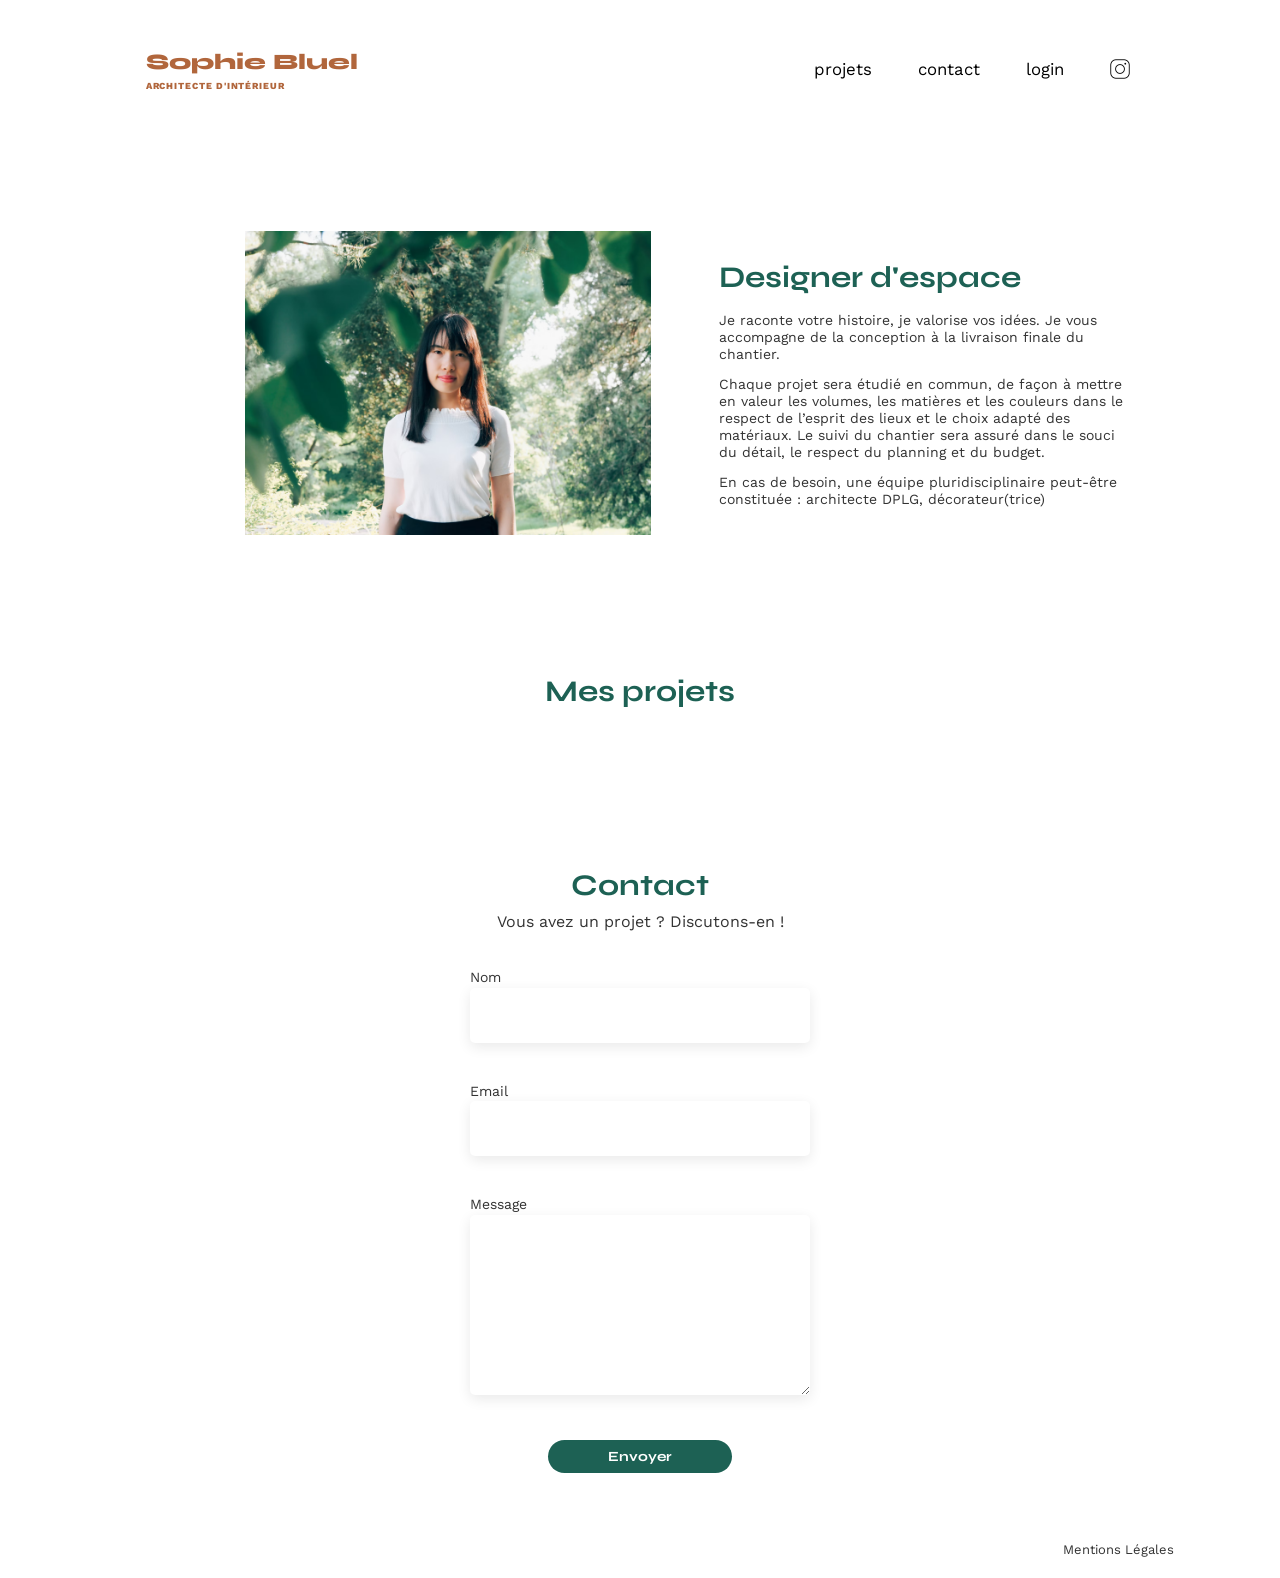
<file: docs/index.html>
<!doctype html>
<html lang="fr">
  <head>
    <meta charset="UTF-8" />
    <title>Sophie Bluel - Architecte d'intérieur</title>
    <meta name="viewport" content="width=device-width, initial-scale=1.0" />
    <link rel="preconnect" href="https://fonts.googleapis.com" />
    <link rel="preconnect" href="https://fonts.gstatic.com" crossorigin />
    <link
      href="https://fonts.googleapis.com/css2?family=Syne:wght@700;800&family=Work+Sans&display=swap"
      rel="stylesheet"
    />
    <meta name="description" content="" />
    <link rel="stylesheet" href="assets/style.css" />
    <link
      rel="stylesheet"
      href="https://cdnjs.cloudflare.com/ajax/libs/font-awesome/6.5.0/css/all.min.css"
    />
  </head>

  <body>
    <div class="banniere-edition">
      <i class="fa-regular fa-pen-to-square"></i>
      <span>Mode édition</span>
    </div>
    <div class="main-container">
      <header>
        <h1>Sophie Bluel <span>ARCHITECTE D'INTÉRIEUR</span></h1>
        <nav>
          <ul>
            <li><a href="index.html">projets</a></li>
            <li><a href="contact.html">contact</a></li>
            <li id="menu-login"><a href="login.html">login</a></li>
            <li><img src="assets/icons/instagram.png" alt="Instagram" /></li>
          </ul>
        </nav>
      </header>

      <main>
        <div id="introduction">
          <figure>
            <img
              src="assets/images/sophie-bluel.png"
              alt="Portrait de Sophie Bluel"
            />
          </figure>
          <article>
            <h2>Designer d'espace</h2>
            <p>
              Je raconte votre histoire, je valorise vos idées. Je vous
              accompagne de la conception à la livraison finale du chantier.
            </p>
            <p>
              Chaque projet sera étudié en commun, de façon à mettre en valeur
              les volumes, les matières et les couleurs dans le respect de
              l’esprit des lieux et le choix adapté des matériaux. Le suivi du
              chantier sera assuré dans le souci du détail, le respect du
              planning et du budget.
            </p>
            <p>
              En cas de besoin, une équipe pluridisciplinaire peut-être
              constituée : architecte DPLG, décorateur(trice)
            </p>
          </article>
        </div>

        <section id="portfolio">
          <div class="entete-portfolio">
            <h2>Mes projets</h2>
            <div class="bouton-modifier">
              <i class="fa-regular fa-pen-to-square"></i>
              <span>modifier</span>
            </div>
          </div>

          <div id="filtres"></div>
          <div id="galerie"></div>
        </section>

        <section id="contact">
          <h2>Contact</h2>
          <p>Vous avez un projet ? Discutons-en !</p>

          <form id="formulaire-contact" action="#" method="post">
            <label for="champ-nom">Nom</label>
            <input type="text" name="name" id="champ-nom" />

            <label for="champ-email">Email</label>
            <input type="email" name="email" id="champ-email" />

            <label for="champ-message">Message</label>
            <textarea
              name="message"
              id="champ-message"
              cols="30"
              rows="10"
            ></textarea>

            <button type="submit">Envoyer</button>
          </form>
        </section>
      </main>

      <footer>
        <nav>
          <ul>
            <li>Mentions Légales</li>
          </ul>
        </nav>
      </footer>

      <!-- 3.1 Fond sombre -->
      <div id="fond-modale" class="cache"></div>

      <!-- 3.1 Modale -->
      <section id="modale" class="cache">
        <div class="contenu-modale">
          <button id="fermer-modale">&times;</button>

          <!-- Vue Galerie -->
          <div id="vue-galerie">
            <h3>Galerie photo</h3>

            <div id="galerie-modale"></div>

            <div class="separateur-modale"></div>

            <button id="bouton-ajouter-photo">Ajouter une photo</button>
          </div>

          <!-- Vue Ajout -->
          <div id="vue-ajout" class="cache">
            <button id="retour-galerie">
              <i class="fa-solid fa-arrow-left"></i>
            </button>
            <h3>Ajout photo</h3>

            <form id="formulaire-ajout-photo">
              <div class="zone-ajout-photo">
                <i class="fa-regular fa-image"></i>
                <p>+ Ajouter photo</p>
                <span>jpg, png : 4mo max</span>
                <input type="file" id="champ-photo" accept="image/*" hidden />
              </div>

              <label for="champ-titre">Titre</label>
              <input type="text" id="champ-titre" placeholder="Titre" />

              <label for="champ-categorie">Catégorie</label>
              <select id="champ-categorie"></select>

              <div class="separateur-modale"></div>
              <button id="bouton-valider-ajout" type="submit" disabled>
                Valider
              </button>
            </form>
          </div>
        </div>
      </section>

      <script src="script.js"></script>
    </div>
  </body>
</html>
</file>
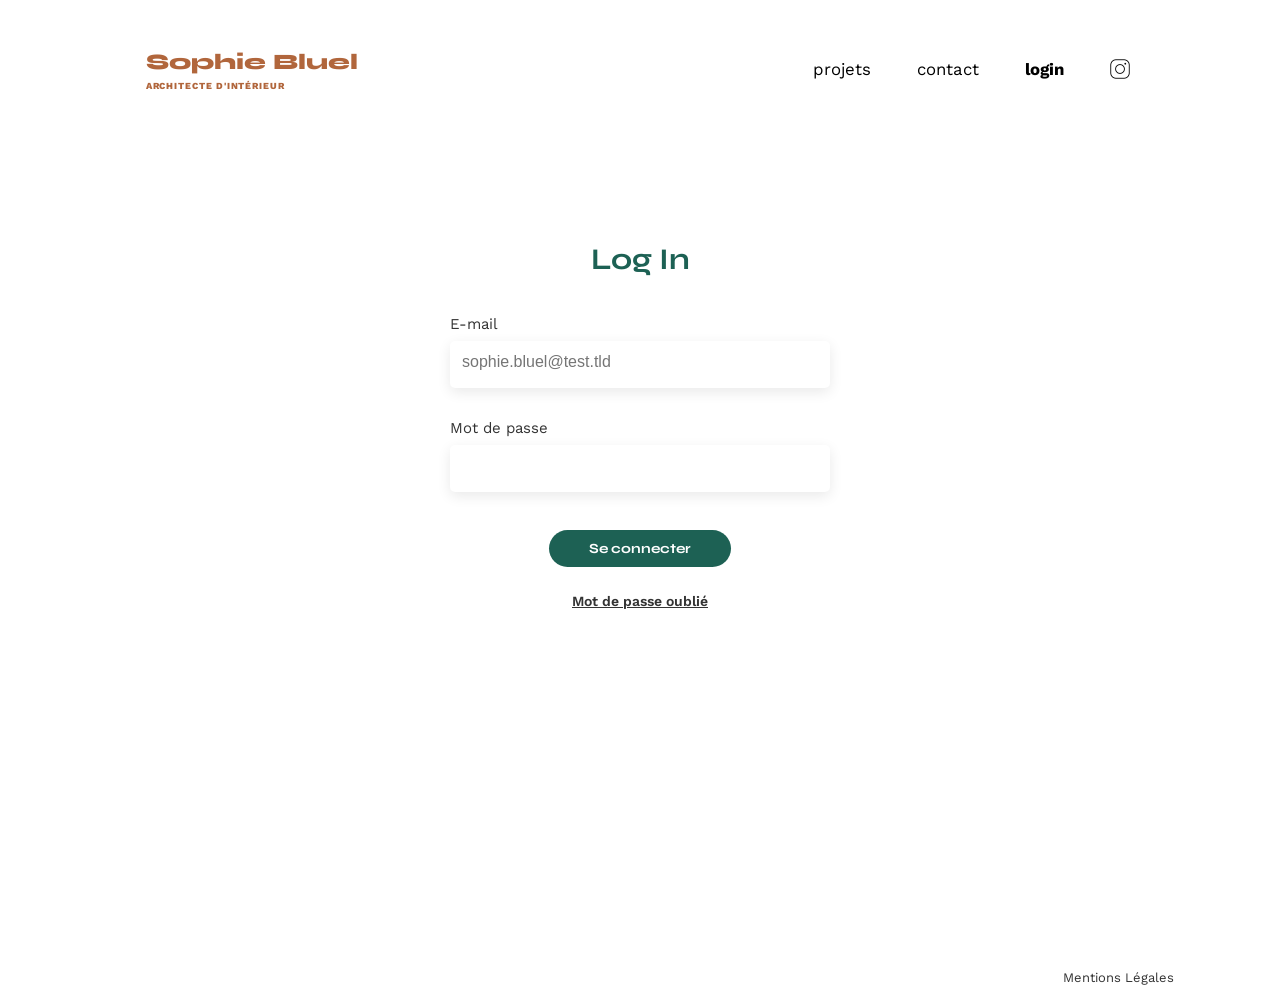
<file: docs/login.html>
<!doctype html>
<html lang="fr">
  <head>
    <meta charset="UTF-8" />
    <title>Connexion - Sophie Bluel</title>
    <meta name="viewport" content="width=device-width, initial-scale=1.0" />
    <link rel="preconnect" href="https://fonts.googleapis.com" />
    <link rel="preconnect" href="https://fonts.gstatic.com" crossorigin />
    <link
      href="https://fonts.googleapis.com/css2?family=Syne:wght@700;800&family=Work+Sans&display=swap"
      rel="stylesheet"
    />
    <meta name="description" content="" />
    <link rel="stylesheet" href="assets/style.css" />
    <link
      rel="stylesheet"
      href="https://cdnjs.cloudflare.com/ajax/libs/font-awesome/6.5.0/css/all.min.css"
    />
  </head>

  <body>
    <header>
      <h1>Sophie Bluel <span>ARCHITECTE D'INTÉRIEUR</span></h1>
      <nav>
        <ul>
          <li><a href="index.html">projets</a></li>
          <li><a href="contact.html">contact</a></li>
          <li id="menu-login" class="actif"><a href="login.html">login</a></li>
          <li><img src="assets/icons/instagram.png" alt="Instagram" /></li>
        </ul>
      </nav>
    </header>

    <main class="page-connexion">
      <h2>Log In</h2>

      <form id="formulaire-connexion" class="formulaire-connexion">
        <label for="champ-email">E-mail</label>
        <input
          type="email"
          id="champ-email"
          placeholder="sophie.bluel@test.tld"
        />

        <label for="champ-motdepasse">Mot de passe</label>
        <input type="password" id="champ-motdepasse" />

        <button id="bouton-connexion" type="submit">Se connecter</button>

        <a href="#" id="motdepasse-oublie" class="motdepasse-oublie">
          Mot de passe oublié
        </a>

        <p id="erreur-connexion" class="erreur-connexion"></p>
      </form>
    </main>

    <footer>
      <nav>
        <ul>
          <li>Mentions Légales</li>
        </ul>
      </nav>
    </footer>

    <script src="login.js"></script>
  </body>
</html>
</file>
<file: docs/assets/style.css>
/* -------------------- RESET + CONFIG DE BASE -------------------- */
*,
*::before,
*::after {
  box-sizing: border-box;
}

html,
body {
  margin: 0;
  padding: 0;
  font-family: "Work Sans", sans-serif;
  font-size: 14px;
  line-height: 1.4;
}

body {
  margin: 0 auto;
  padding: 0;
  width: 100%;
}
.main-container {
  max-width: 1440px;
  margin: 0 auto;
}

/* -------------------- HEADER -------------------- */
header {
  display: flex;
  justify-content: space-between;
  align-items: center;
  margin: 32px 118px 0px 120px;
  padding: 0 2%;
  box-sizing: border-box;
  flex-wrap: wrap;
}

h1 {
  display: flex;
  flex-direction: column;
  font-family: "Syne", sans-serif;
  font-size: 22px;
  font-weight: 800;
  color: #b1663c;
}

h1 span {
  font-family: "Work Sans";
  font-size: 9.25px;
  letter-spacing: 0.1em;
  margin-top: 2px;
}

nav {
  display: flex;
  align-items: center;
  box-sizing: border-box;
  flex-wrap: wrap;
}

nav ul {
  display: flex;
  align-items: center;
  gap: 40px;
  list-style: none;
  box-sizing: border-box;
  flex-wrap: wrap;
}

nav li {
  font-size: 1.2em;
  cursor: pointer;
  padding-right: 6px;
}

nav li img {
  width: 20px;
  padding-top: 5px;
}

nav li:hover {
  color: #b1663c;
}

nav ul li a {
  text-decoration: none;
  color: inherit;
  font-family: inherit;
  font-size: inherit;
}

nav ul li a:hover {
  color: #1d6154;
}
nav ul li.actif a {
  font-weight: 700;
  color: black;
}

/* -------------------- SECTION INTRODUCTION -------------------- */
#introduction {
  display: flex;
  align-items: center;
  justify-content: flex-start;
  margin-top: 110px;
  margin-left: 205px;
  margin-right: 55px;
  flex-wrap: wrap;
}

#introduction figure {
  flex: 0.45;
  max-width: 50%;
}

#introduction img {
  width: 98%;
  height: auto;
  object-fit: cover;
}

#introduction article {
  flex: 1;
  max-width: 430px;
  padding-left: 20px;
  padding-top: 6px;
}

#introduction h2 {
  font-family: "Syne", sans-serif;
  font-size: 30px;
  font-weight: 700;
  color: #1d6154;
  margin-top: 0;
  margin-bottom: 13px;
}

#introduction p {
  margin-bottom: 1em;
  color: #333;
  line-height: 1.2;
}
/* -------------------- PORTFOLIO -------------------- */
#portfolio {
  display: flex;
  flex-direction: column;
  align-items: center;
  margin-top: 90px;
  color: #1d6154;
}

#portfolio h2 {
  text-align: center;
  font-family: "Syne", sans-serif;
  margin-bottom: 1em;
}

.entete-portfolio h2 {
  font-family: "Syne", sans-serif;
  font-size: 30px;
  font-weight: 700;
  color: #1d6154;
}

/* -------------------- MODIFIER -------------------- */
.entete-portfolio {
  display: flex;
  align-items: center;
  gap: 32px;
}

.bouton-modifier {
  display: none;
  align-items: center;
  gap: 8px;
  font-family: "Work Sans", sans-serif;
  font-size: 15px;
  color: #000;
  cursor: pointer;
  border: none;
  background: none;
  padding: 0;
}

.bouton-modifier i {
  font-size: 16px;
}

/* -------------------- GALERIE -------------------- */
#galerie {
  width: 66%;
  margin-top: 52px;
  display: grid;
  grid-template-columns: repeat(3, 1fr);
  gap: 15px;
}

#galerie figure {
  margin: 0;
  overflow: hidden;
  text-align: center;
}

#galerie img {
  width: 100%;
  height: 405px;
  display: block;
  object-fit: cover;
  transition: transform 0.3s ease;
}

#galerie figcaption {
  display: flex;
  font-family: "Work Sans", sans-serif;
  justify-content: flex-start;
  font-size: 13px;
  margin-top: 6px;
}

/* -------------------- FILTRES -------------------- */
#filtres {
  display: flex;
  justify-content: center;
  gap: 12px;
  margin-top: 18px;
  flex-wrap: wrap;
}

#filtres button {
  font-family: "Syne", sans-serif;
  font-weight: 700;
  font-size: 16px;
  color: #1d6154;
  background: white;
  border: 2px solid #1d6154;
  border-radius: 25px;
  padding: 8px 12px;
  cursor: pointer;
  transition: 0.2s;
  min-width: 100px;
}

#filtres button:hover,
#filtres button.actif {
  background: #1d6154;
  color: white;
}
/* -------------------- CONTACT -------------------- */
#contact {
  width: 50%;
  margin: auto;
  text-align: center;
  margin-top: 52px;
}

#contact h2 {
  margin-bottom: 5px;
  font-family: "Syne", sans-serif;
  font-size: 30px;
  font-weight: 700;
  color: #1d6154;
}

#contact p {
  margin-top: 0;
  color: #333;
  font-size: 16px;
}

#contact form {
  display: flex;
  flex-direction: column;
  width: 53%;
  text-align: left;
  margin: 5px auto 0;
}

#contact label {
  margin-top: 19px;
  font-size: 14px;
  color: #333;
}

#contact input:not([type="submit"]),
#contact textarea {
  height: 55px;
  border: none;
  padding: 10px;
  font-size: 1.1em;
  box-shadow: 0px 4px 14px rgba(0, 0, 0, 0.09);
  border-radius: 5px;
  margin-bottom: 20px;
}

#contact textarea {
  min-height: 180px;
  resize: vertical;
}

#formulaire-contact button {
  font-family: "Syne", sans-serif;
  font-weight: 700;
  font-size: 14px;
  color: white;
  background-color: #1d6154;
  border: none;
  border-radius: 25px;
  padding: 8px 60px;
  cursor: pointer;
  display: block;
  margin: 25px auto;
  transition: background-color 0.2s ease;
  width: fit-content;
}

#formulaire-contact button:hover {
  background-color: #2e7c6b;
}

/* -------------------- FOOTER -------------------- */
footer {
  display: flex;
  justify-content: flex-end;
  align-items: center;
  padding-right: 100px;
  padding-top: 25px;
  height: 80px;
}

footer ul {
  list-style: none;
  margin: 0;
  padding: 0;
}

footer li {
  font-family: "Work Sans", sans-serif;
  font-size: 13px;
  color: #333;
}
/* -------------------- MODALE -------------------- */
#fond-modale {
  position: fixed;
  inset: 0;
  background: rgba(0, 0, 0, 0.6);
  z-index: 10;
}

#modale {
  position: fixed;
  top: 120px;
  left: 50%;
  transform: translateX(-50%);
  z-index: 20;
}

.contenu-modale {
  background: white;
  padding: 40px 45px;
  width: 640px;
  border-radius: 10px;
  position: relative;
  max-height: 80vh;
  overflow-y: auto;
  box-sizing: border-box;
}

.contenu-modale h3 {
  font-family: "Work Sans", sans-serif;
  font-size: 26px;
  font-weight: 500;
  text-align: center;
  padding-bottom: 35px;
  margin-bottom: 10px;
}

#fermer-modale {
  position: absolute;
  top: 20px;
  right: 25px;
  font-size: 24px;
  background: none;
  border: none;
  color: #333;
  cursor: pointer;
  transition: opacity 0.2s ease;
}

#fermer-modale:hover {
  opacity: 0.6;
}

.cache {
  display: none;
}

/* -------------------- GALERIE MODALE -------------------- */
#galerie-modale {
  display: grid;
  grid-template-columns: repeat(5, 1fr);
  justify-content: center;
  align-items: start;
  gap: 6px;
  width: 80%;
  margin: 0 auto 40px auto;
  transform: translateX(-25px);
}

.miniature-modale {
  position: relative;
  width: calc(100% - 2px);
  height: 125px;
  overflow: hidden;
  border-radius: 5px;
  border: 1px solid #ddd;
  background: #fff;
}

.miniature-modale img {
  width: 100%;
  height: 100%;
  object-fit: cover;
  display: block;
}

/* -------------------- BOUTON SUPPRIMER -------------------- */
.bouton-supprimer {
  position: absolute;
  top: 5px;
  right: 5px;
  background: black;
  border: none;
  cursor: pointer;
  padding: 4px;
  border-radius: 3px;
  font-size: 14px;
}

.bouton-supprimer i {
  color: white;
  font-size: 12px;
}

/* -------------------- SÉPARATEUR -------------------- */
.separateur-modale {
  width: 80%;
  height: 1px;
  background-color: #ccc;
  margin: 40px auto 25px auto;
}

/* -------------------- BOUTON AJOUTER PHOTO -------------------- */
#bouton-ajouter-photo {
  display: block;
  margin: 0 auto;
  padding: 12px 35px;
  background-color: #1d6154;
  color: white;
  font-family: "Work Sans", sans-serif;
  font-size: 16px;
  font-weight: 500;
  border: none;
  border-radius: 25px;
  cursor: pointer;
  transition: background-color 0.2s ease;
}

#bouton-ajouter-photo:hover {
  background-color: #0e4036;
}

/* -------------------- VUE AJOUT -------------------- */
#vue-ajout {
  width: 80%;
  margin: 0 auto;
}

#retour-galerie {
  position: absolute;
  top: 20px;
  left: 25px;
  font-size: 24px;
  background: none;
  border: none;
  color: #333;
  cursor: pointer;
  transition: opacity 0.2s ease;
  padding: 0;
}

#retour-galerie:hover {
  opacity: 0.6;
}

#retour-galerie i {
  font-size: 21px;
}

#formulaire-ajout-photo {
  display: flex;
  flex-direction: column;
  gap: 20px;
}
.zone-ajout-photo {
  background-color: #e8f0f6;
  border-radius: 10px;
  width: 100%;
  height: 200px;
  display: flex;
  flex-direction: column;
  align-items: center;
  justify-content: center;
  gap: 10px;
  cursor: pointer;
  overflow: hidden;
  padding: 0px;
  position: relative;
}

.zone-ajout-photo i {
  font-size: 50px;
  color: #a0a0a0;
}

.zone-ajout-photo p {
  font-weight: 600;
  color: #1d6154;
}

.zone-ajout-photo span {
  font-size: 13px;
  color: #666;
}

#champ-titre {
  padding: 10px;
  border: none;
  background-color: #fff;
  box-shadow: 0px 4px 14px rgba(0, 0, 0, 0.09);
  font-size: 1em;
  border-radius: 5px;
}

#champ-categorie {
  padding: 10px;
  border: none;
  background-color: #fff;
  box-shadow: 0px 4px 14px rgba(0, 0, 0, 0.09);
  font-size: 1em;
  border-radius: 5px;
}

#bouton-valider-ajout {
  background-color: #bfbfbf;
  color: white;
  border-radius: 25px;
  padding: 10px 60px;
  font-weight: 700;
  font-family: "Syne", sans-serif;
  border: none;
  cursor: pointer;
}
#bouton-valider-ajout:disabled {
  background-color: #bfbfbf;
  cursor: default;
  opacity: 0.7;
}
#bouton-valider-ajout.actif {
  background-color: #1d6154;
}

#bouton-valider-ajout:hover {
  background-color: #2e7c6b;
}
/* -------------------- PAGE CONNEXION -------------------- */
.page-connexion {
  max-width: 400px;
  margin: 131px auto 290px auto;
  text-align: center;
  font-family: "Work Sans", sans-serif;
}

.page-connexion h2 {
  font-family: "Syne", sans-serif;
  font-size: 30px;
  font-weight: 700;
  color: #1d6154;
  margin-bottom: 34px;
}

.formulaire-connexion {
  display: flex;
  flex-direction: column;
  gap: 0px;
  width: 100%;
  max-width: 380px;
  margin: auto;
  text-align: left;
}

.formulaire-connexion label {
  font-size: 15px;
  color: #333;
  margin-bottom: 6px;
}

.formulaire-connexion input {
  background-color: #ffffff;
  border: none;
  border-radius: 5px;
  padding: 12px 12px 17px 12px;
  font-size: 16px;
  box-shadow: 0px 4px 14px rgba(0, 0, 0, 0.09);
  margin-bottom: 30px;
}

.formulaire-connexion input:-webkit-autofill {
  -webkit-box-shadow:
    0 0 0 1000px #ffffff inset,
    0px 4px 14px rgba(0, 0, 0, 0.09);
  box-shadow:
    0 0 0 1000px #ffffff inset,
    0px 4px 14px rgba(0, 0, 0, 0.09);
  background-color: #ffffff !important;
  color: #000 !important;
}

.formulaire-connexion button {
  font-family: "Syne", sans-serif;
  font-weight: 700;
  font-size: 14px;
  margin-top: 8px;
  color: white;
  background-color: #1d6154;
  border: none;
  border-radius: 25px;
  padding: 10px 40px;
  cursor: pointer;
  align-self: center;
  transition: background-color 0.2s ease;
}

.formulaire-connexion button:hover {
  background-color: #2e7c6b;
}

.motdepasse-oublie {
  font-size: 14px;
  color: #333;
  text-decoration: underline;
  margin-top: 25px;
  cursor: pointer;
  font-weight: 600;
  text-align: center;
}

.motdepasse-oublie:hover {
  color: #1d6154;
}

.erreur-connexion {
  color: red;
  margin-top: 10px;
  text-align: center;
}
/* -------------------- BANDEAU EDITION -------------------- */
.banniere-edition {
  background-color: #000;
  color: #fff;
  width: 100%;
  height: 60px;
  display: none;
  align-items: center;
  justify-content: center;
  gap: 10px;
  font-family: "Work Sans", sans-serif;
  font-size: 16px;
}

.banniere-edition i {
  font-size: 16px;
}

/* -------------------- ADMIN CONNECTÉ -------------------- */
.admin-connecte header {
  margin-top: 20px;
}

.admin-connecte #introduction {
  margin-top: 62px;
}

.admin-connecte #galerie {
  margin-top: 62px;
}

.admin-connecte .entete-portfolio {
  padding-left: 110px;
}
</file>
